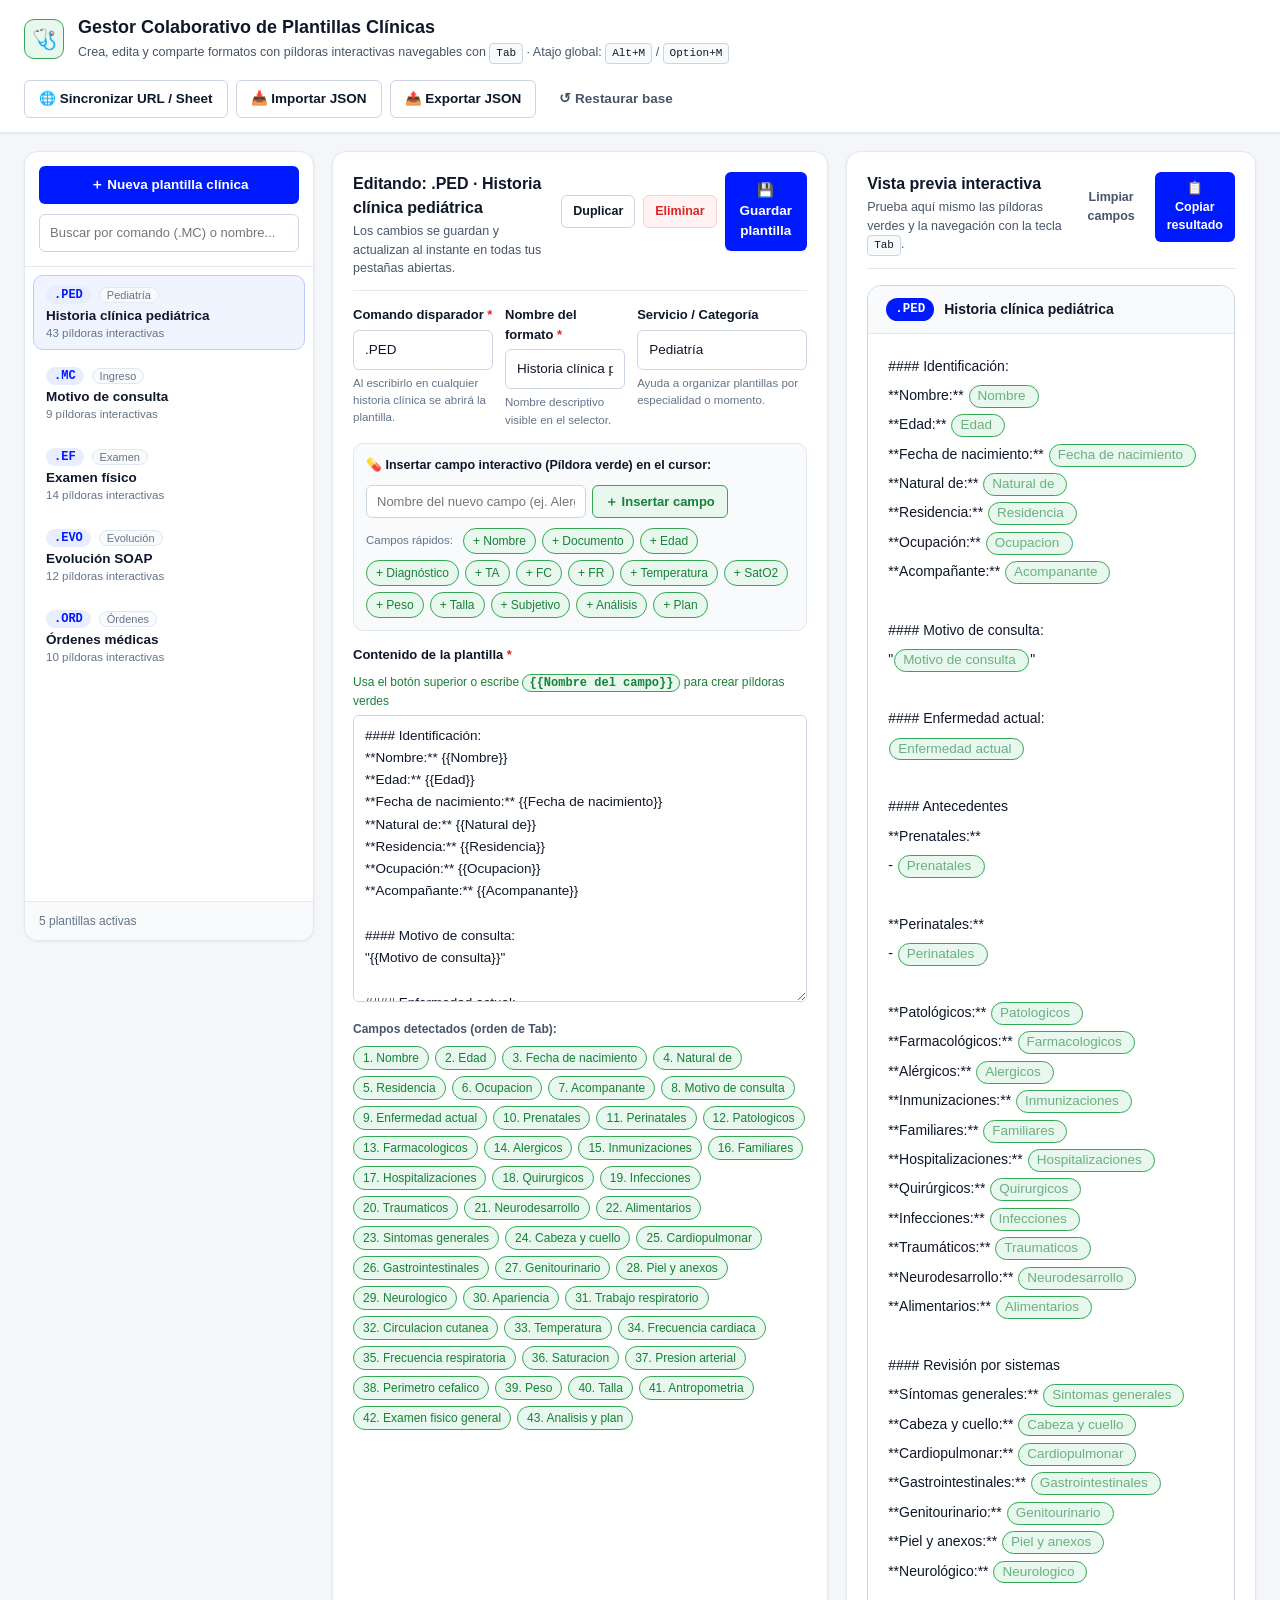
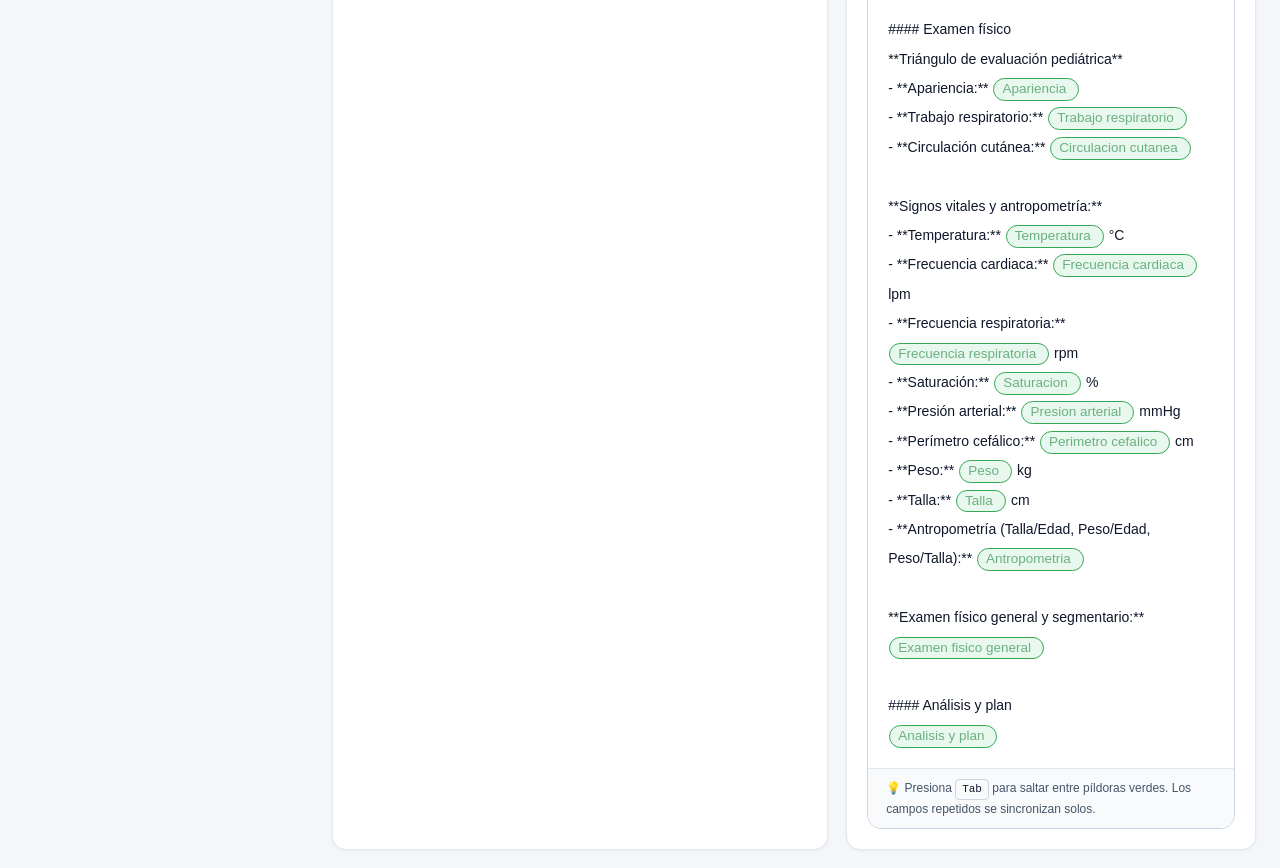
<file: options.html>
<!DOCTYPE html>
<html lang="es">
<head>
  <meta charset="UTF-8" />
  <meta name="viewport" content="width=device-width, initial-scale=1.0" />
  <title>Gestor de Plantillas Clínicas · Historias Clínicas</title>
  <link rel="stylesheet" href="options.css" />
</head>
<body>
  <div class="app-shell">
    <!-- Barra superior -->
    <header class="topbar">
      <div class="brand">
        <div class="brand-icon">🩺</div>
        <div>
          <h1>Gestor Colaborativo de Plantillas Clínicas</h1>
          <p class="subtitle">Crea, edita y comparte formatos con píldoras interactivas navegables con <kbd>Tab</kbd> · Atajo global: <kbd>Alt+M</kbd> / <kbd>Option+M</kbd></p>
        </div>
      </div>
      <div class="topbar-actions">
        <button type="button" id="btnSyncRemote" class="btn btn-secondary" title="Sincronizar desde URL compartida o Google Sheet">
          🌐 Sincronizar URL / Sheet
        </button>
        <button type="button" id="btnImportJson" class="btn btn-secondary" title="Importar paquete de plantillas (.json)">
          📥 Importar JSON
        </button>
        <input type="file" id="fileImportInput" accept=".json,application/json" hidden />
        <button type="button" id="btnExportJson" class="btn btn-secondary" title="Exportar plantillas para compartir con el equipo médico">
          📤 Exportar JSON
        </button>
        <button type="button" id="btnResetDefaults" class="btn btn-ghost" title="Restaurar plantillas originales (.MC, .EF, .EVO, .ORD)">
          ↺ Restaurar base
        </button>
      </div>
    </header>

    <!-- Contenedor principal -->
    <main class="workspace">
      <!-- Columna izquierda: Catálogo de plantillas -->
      <aside class="sidebar">
        <div class="sidebar-header">
          <button type="button" id="btnNewTemplate" class="btn btn-primary btn-block">
            ＋ Nueva plantilla clínica
          </button>
          <div class="search-box">
            <input type="search" id="searchInput" placeholder="Buscar por comando (.MC) o nombre..." autocomplete="off" />
          </div>
        </div>
        <div id="templateList" class="template-list" role="listbox" aria-label="Lista de plantillas"></div>
        <div class="sidebar-footer">
          <span id="templateCount">0 plantillas activas</span>
        </div>
      </aside>

      <!-- Columna central: Editor sin código -->
      <section class="editor-pane">
        <form id="templateForm" autocomplete="off">
          <div class="pane-header">
            <div>
              <h2 id="editorTitle">Editar plantilla</h2>
              <p class="pane-desc">Los cambios se guardan y actualizan al instante en todas tus pestañas abiertas.</p>
            </div>
            <div class="pane-header-actions">
              <button type="button" id="btnDuplicate" class="btn btn-secondary btn-sm" title="Crear una copia de esta plantilla">
                Duplicar
              </button>
              <button type="button" id="btnDelete" class="btn btn-danger btn-sm" title="Eliminar esta plantilla">
                Eliminar
              </button>
              <button type="submit" id="btnSave" class="btn btn-primary">
                💾 Guardar plantilla
              </button>
            </div>
          </div>

          <div class="form-grid">
            <div class="form-group">
              <label for="inputCommand">Comando disparador <span class="req">*</span></label>
              <input type="text" id="inputCommand" required placeholder="Ej: .MC, .ING, .EPIC" maxlength="20" />
              <small class="help-text">Al escribirlo en cualquier historia clínica se abrirá la plantilla.</small>
            </div>

            <div class="form-group">
              <label for="inputLabel">Nombre del formato <span class="req">*</span></label>
              <input type="text" id="inputLabel" required placeholder="Ej: Motivo de consulta, Evolución UCI" maxlength="80" />
              <small class="help-text">Nombre descriptivo visible en el selector.</small>
            </div>

            <div class="form-group">
              <label for="inputCategory">Servicio / Categoría</label>
              <input type="text" id="inputCategory" placeholder="Ej: Ingreso, Evolución, Órdenes, Urgencias" maxlength="40" />
              <small class="help-text">Ayuda a organizar plantillas por especialidad o momento.</small>
            </div>
          </div>

          <!-- Barra visual para insertar Placeholders sin tocar código -->
          <div class="placeholder-builder">
            <div class="builder-header">
              <span class="builder-title">💊 Insertar campo interactivo (Píldora verde) en el cursor:</span>
              <div class="custom-pill-Adder">
                <input type="text" id="customFieldName" placeholder="Nombre del nuevo campo (ej. Alergias)" maxlength="50" />
                <button type="button" id="btnInsertCustomField" class="btn btn-pill-insert">
                  ＋ Insertar campo
                </button>
              </div>
            </div>
            <div class="quick-pills" id="quickPillsBar">
              <span class="quick-label">Campos rápidos:</span>
              <button type="button" class="chip" data-field="Nombre">+ Nombre</button>
              <button type="button" class="chip" data-field="Documento">+ Documento</button>
              <button type="button" class="chip" data-field="Edad">+ Edad</button>
              <button type="button" class="chip" data-field="Diagnóstico">+ Diagnóstico</button>
              <button type="button" class="chip" data-field="TA">+ TA</button>
              <button type="button" class="chip" data-field="FC">+ FC</button>
              <button type="button" class="chip" data-field="FR">+ FR</button>
              <button type="button" class="chip" data-field="Temperatura">+ Temperatura</button>
              <button type="button" class="chip" data-field="SatO2">+ SatO2</button>
              <button type="button" class="chip" data-field="Peso">+ Peso</button>
              <button type="button" class="chip" data-field="Talla">+ Talla</button>
              <button type="button" class="chip" data-field="Subjetivo">+ Subjetivo</button>
              <button type="button" class="chip" data-field="Análisis">+ Análisis</button>
              <button type="button" class="chip" data-field="Plan">+ Plan</button>
            </div>
          </div>

          <div class="form-group body-group">
            <div class="label-row">
              <label for="inputBody">Contenido de la plantilla <span class="req">*</span></label>
              <span class="syntax-tip">Usa el botón superior o escribe <code>{{Nombre del campo}}</code> para crear píldoras verdes</span>
            </div>
            <textarea id="inputBody" rows="12" required placeholder="Escribe aquí el formato de historia clínica..."></textarea>
          </div>

          <div class="detected-vars" id="detectedVarsContainer">
            <span class="vars-label">Campos detectados (orden de Tab):</span>
            <div id="detectedVarsList" class="vars-list"></div>
          </div>
        </form>
      </section>

      <!-- Columna derecha: Simulador en vivo de Píldoras Verdes y navegación Tab -->
      <section class="preview-pane">
        <div class="pane-header">
          <div>
            <h2>Vista previa interactiva</h2>
            <p class="pane-desc">Prueba aquí mismo las píldoras verdes y la navegación con la tecla <kbd>Tab</kbd>.</p>
          </div>
          <div class="pane-header-actions">
            <button type="button" id="btnClearPreview" class="btn btn-ghost btn-sm">Limpiar campos</button>
            <button type="button" id="btnCopyPreview" class="btn btn-primary btn-sm">📋 Copiar resultado</button>
          </div>
        </div>

        <div class="simulator-card">
          <div class="simulator-header">
            <span class="sim-badge" id="simCommandBadge">.MC</span>
            <span class="sim-title" id="simLabelTitle">Motivo de consulta</span>
          </div>
          <div id="simulatorBody" class="simulator-body"></div>
          <div class="simulator-footer">
            <span>💡 Presiona <kbd>Tab</kbd> para saltar entre píldoras verdes. Los campos repetidos se sincronizan solos.</span>
          </div>
        </div>

        <!-- Medidor invisible idéntico al de content.js -->
        <span id="pillMeasure" class="pill measure"></span>
      </section>
    </main>
  </div>

  <!-- Modal para sincronizar con URL remota / Google Sheet publicada -->
  <div id="syncModal" class="modal-backdrop" hidden>
    <div class="modal-card" role="dialog" aria-modal="true" aria-labelledby="syncModalTitle">
      <div class="modal-header">
        <h3 id="syncModalTitle">🌐 Sincronizar plantillas del equipo médico</h3>
        <button type="button" id="btnCloseSyncModal" class="btn-icon" aria-label="Cerrar">✕</button>
      </div>
      <div class="modal-body">
        <p>Conecta un archivo <strong>JSON compartido</strong> (GitHub Gist, servidor institucional, Drive directo) o una <strong>Google Sheet publicada como CSV</strong> para que médicos e internos compartan el mismo catálogo.</p>
        <div class="form-group">
          <label for="inputRemoteUrl">URL del catálogo (JSON o Google Sheets CSV)</label>
          <input type="url" id="inputRemoteUrl" placeholder="https://docs.google.com/spreadsheets/d/.../pub?output=csv o https://.../templates.json" />
          <small class="help-text">
            En Google Sheets: <em>Archivo → Compartir → Publicar en la web → Valores separados por comas (.csv)</em> con columnas: <code>command, label, category, body</code>.
          </small>
        </div>
        <div class="form-group">
          <label class="checkbox-label">
            <input type="checkbox" id="checkMergeRemote" checked />
            <span>Combinar con mis plantillas locales (actualizar existentes y agregar nuevas sin borrar las mías)</span>
          </label>
        </div>
      </div>
      <div class="modal-footer">
        <button type="button" id="btnCancelSync" class="btn btn-secondary">Cancelar</button>
        <button type="button" id="btnConfirmSync" class="btn btn-primary">Sincronizar ahora</button>
      </div>
    </div>
  </div>

  <div id="toastContainer" class="toast-container" aria-live="polite"></div>
  <script src="options.js"></script>
</body>
</html>
</file>
<file: options.css>
:root {
  --bg-app: #f4f6f9;
  --bg-surface: #ffffff;
  --bg-subtle: #f8fafc;
  --text-primary: #0f172a;
  --text-secondary: #475569;
  --text-muted: #64748b;
  --border: #e2e8f0;
  --border-strong: #cbd5e1;
  --primary: #001aff;
  --primary-hover: #0014cc;
  --pill-fg: #188038;
  --pill-bg: #e8f8ee;
  --pill-border: #34a853;
  --danger: #dc2626;
  --danger-bg: #fef2f2;
  --radius-sm: 6px;
  --radius-md: 10px;
  --radius-lg: 14px;
  --shadow-sm: 0 1px 3px rgba(15, 23, 42, 0.06);
  --shadow-md: 0 8px 24px rgba(15, 23, 42, 0.08);
}

* {
  box-sizing: border-box;
}

body {
  margin: 0;
  background: var(--bg-app);
  color: var(--text-primary);
  font-family: -apple-system, BlinkMacSystemFont, "Segoe UI", Roboto, Helvetica, Arial, sans-serif;
  font-size: 14px;
  line-height: 1.5;
}

.app-shell {
  display: flex;
  flex-direction: column;
  min-height: 100vh;
}

/* Barra superior */
.topbar {
  display: flex;
  align-items: center;
  justify-content: space-between;
  flex-wrap: wrap;
  gap: 16px;
  padding: 14px 24px;
  background: var(--bg-surface);
  border-bottom: 1px solid var(--border);
  box-shadow: var(--shadow-sm);
}

.brand {
  display: flex;
  align-items: center;
  gap: 14px;
}

.brand-icon {
  width: 40px;
  height: 40px;
  border-radius: 10px;
  background: var(--pill-bg);
  border: 1px solid var(--pill-border);
  display: flex;
  align-items: center;
  justify-content: center;
  font-size: 20px;
}

.brand h1 {
  margin: 0;
  font-size: 18px;
  font-weight: 700;
  color: var(--text-primary);
}

.subtitle {
  margin: 2px 0 0;
  font-size: 12.5px;
  color: var(--text-secondary);
}

kbd {
  display: inline-block;
  padding: 1px 6px;
  font-size: 11px;
  font-family: ui-monospace, SFMono-Regular, Menlo, Monaco, Consolas, monospace;
  color: var(--text-primary);
  background: var(--bg-subtle);
  border: 1px solid var(--border-strong);
  border-radius: 4px;
}

.topbar-actions {
  display: flex;
  align-items: center;
  gap: 8px;
  flex-wrap: wrap;
}

/* Botones */
.btn {
  display: inline-flex;
  align-items: center;
  justify-content: center;
  gap: 6px;
  padding: 8px 14px;
  font: inherit;
  font-size: 13.5px;
  font-weight: 600;
  border-radius: var(--radius-sm);
  border: 1px solid transparent;
  cursor: pointer;
  transition: background 0.15s ease, border-color 0.15s ease, color 0.15s ease;
}

.btn-sm {
  padding: 6px 11px;
  font-size: 12.5px;
}

.btn-block {
  width: 100%;
}

.btn-primary {
  background: var(--primary);
  color: #fff;
}

.btn-primary:hover {
  background: var(--primary-hover);
}

.btn-secondary {
  background: #fff;
  color: var(--text-primary);
  border-color: var(--border-strong);
}

.btn-secondary:hover {
  background: var(--bg-subtle);
}

.btn-ghost {
  background: transparent;
  color: var(--text-secondary);
  border-color: transparent;
}

.btn-ghost:hover {
  background: var(--bg-subtle);
  color: var(--text-primary);
}

.btn-danger {
  background: var(--danger-bg);
  color: var(--danger);
  border-color: #fecaca;
}

.btn-danger:hover {
  background: #fee2e2;
}

.btn-pill-insert {
  background: var(--pill-bg);
  color: var(--pill-fg);
  border: 1px solid var(--pill-border);
  padding: 6px 12px;
  font-size: 13px;
}

.btn-pill-insert:hover {
  background: #d3f3df;
}

/* Layout de 3 columnas */
.workspace {
  flex: 1;
  display: grid;
  grid-template-columns: 290px minmax(420px, 1.15fr) minmax(360px, 0.95fr);
  gap: 18px;
  padding: 18px 24px;
  max-width: 1680px;
  width: 100%;
  margin: 0 auto;
}

@media (max-width: 1200px) {
  .workspace {
    grid-template-columns: 260px 1fr;
  }
  .preview-pane {
    grid-column: 1 / -1;
  }
}

@media (max-width: 820px) {
  .workspace {
    grid-template-columns: 1fr;
  }
}

/* Sidebar */
.sidebar {
  background: var(--bg-surface);
  border: 1px solid var(--border);
  border-radius: var(--radius-lg);
  display: flex;
  flex-direction: column;
  overflow: hidden;
  box-shadow: var(--shadow-sm);
  max-height: calc(100vh - 110px);
}

.sidebar-header {
  padding: 14px;
  border-bottom: 1px solid var(--border);
  display: flex;
  flex-direction: column;
  gap: 10px;
}

.search-box input {
  width: 100%;
  padding: 8px 10px;
  border: 1px solid var(--border-strong);
  border-radius: var(--radius-sm);
  font: inherit;
  font-size: 13px;
}

.template-list {
  flex: 1;
  overflow-y: auto;
  padding: 8px;
  display: flex;
  flex-direction: column;
  gap: 6px;
}

.template-item {
  display: flex;
  flex-direction: column;
  gap: 4px;
  padding: 10px 12px;
  border-radius: var(--radius-md);
  border: 1px solid transparent;
  cursor: pointer;
  background: transparent;
  text-align: left;
  transition: background 0.12s ease, border-color 0.12s ease;
}

.template-item:hover {
  background: var(--bg-subtle);
}

.template-item.active {
  background: #eff4ff;
  border-color: #b9ccff;
}

.template-item-top {
  display: flex;
  align-items: center;
  justify-content: space-between;
  gap: 8px;
}

.cmd-badge {
  display: inline-block;
  padding: 2px 8px;
  font-family: ui-monospace, SFMono-Regular, Menlo, monospace;
  font-size: 12px;
  font-weight: 700;
  color: var(--primary);
  background: #e8eeff;
  border-radius: 999px;
}

.cat-tag {
  font-size: 11px;
  color: var(--text-muted);
  background: var(--bg-subtle);
  padding: 1px 7px;
  border-radius: 999px;
  border: 1px solid var(--border);
}

.template-item-label {
  font-weight: 600;
  font-size: 13.5px;
  color: var(--text-primary);
}

.template-item-meta {
  font-size: 11.5px;
  color: var(--text-muted);
}

.sidebar-footer {
  padding: 10px 14px;
  border-top: 1px solid var(--border);
  font-size: 12px;
  color: var(--text-muted);
  background: var(--bg-subtle);
}

/* Paneles central y derecho */
.editor-pane,
.preview-pane {
  background: var(--bg-surface);
  border: 1px solid var(--border);
  border-radius: var(--radius-lg);
  padding: 20px;
  box-shadow: var(--shadow-sm);
  display: flex;
  flex-direction: column;
  gap: 16px;
}

.pane-header {
  display: flex;
  align-items: flex-start;
  justify-content: space-between;
  gap: 12px;
  padding-bottom: 12px;
  border-bottom: 1px solid var(--border);
}

.pane-header h2 {
  margin: 0;
  font-size: 16px;
  font-weight: 700;
}

.pane-desc {
  margin: 2px 0 0;
  font-size: 12.5px;
  color: var(--text-secondary);
}

.pane-header-actions {
  display: flex;
  align-items: center;
  gap: 8px;
}

/* Formulario */
#templateForm {
  display: flex;
  flex-direction: column;
  gap: 14px;
}

.form-grid {
  display: grid;
  grid-template-columns: 140px 1fr 170px;
  gap: 12px;
}

@media (max-width: 640px) {
  .form-grid {
    grid-template-columns: 1fr;
  }
}

.form-group {
  display: flex;
  flex-direction: column;
  gap: 5px;
}

.form-group label {
  font-size: 13px;
  font-weight: 600;
  color: var(--text-primary);
}

.req {
  color: var(--danger);
}

.form-group input[type="text"],
.form-group input[type="url"],
.form-group textarea {
  width: 100%;
  padding: 9px 11px;
  font: inherit;
  font-size: 13.5px;
  color: var(--text-primary);
  background: #fff;
  border: 1px solid var(--border-strong);
  border-radius: var(--radius-sm);
}

.form-group textarea {
  font-family: -apple-system, BlinkMacSystemFont, "Segoe UI", Roboto, sans-serif;
  line-height: 1.65;
  resize: vertical;
  min-height: 220px;
}

.form-group input:focus,
.form-group textarea:focus {
  outline: 2px solid var(--primary);
  outline-offset: 1px;
}

.help-text {
  font-size: 11.5px;
  color: var(--text-muted);
}

.label-row {
  display: flex;
  align-items: center;
  justify-content: space-between;
  flex-wrap: wrap;
  gap: 8px;
}

.syntax-tip {
  font-size: 12px;
  color: var(--pill-fg);
}

.syntax-tip code {
  background: var(--pill-bg);
  border: 1px solid var(--pill-border);
  padding: 1px 6px;
  border-radius: 999px;
  font-weight: 600;
}

/* Constructor de Placeholders */
.placeholder-builder {
  background: var(--bg-subtle);
  border: 1px solid var(--border);
  border-radius: var(--radius-md);
  padding: 12px;
  display: flex;
  flex-direction: column;
  gap: 10px;
}

.builder-header {
  display: flex;
  align-items: center;
  justify-content: space-between;
  flex-wrap: wrap;
  gap: 10px;
}

.builder-title {
  font-size: 12.5px;
  font-weight: 600;
  color: var(--text-primary);
}

.custom-pill-Adder {
  display: flex;
  align-items: center;
  gap: 6px;
}

.custom-pill-Adder input {
  padding: 6px 10px;
  border: 1px solid var(--border-strong);
  border-radius: var(--radius-sm);
  font: inherit;
  font-size: 13px;
  width: 220px;
}

.quick-pills {
  display: flex;
  align-items: center;
  flex-wrap: wrap;
  gap: 6px;
}

.quick-label {
  font-size: 11.5px;
  color: var(--text-muted);
  margin-right: 4px;
}

.chip {
  padding: 3px 9px;
  font: inherit;
  font-size: 12px;
  font-weight: 500;
  color: var(--pill-fg);
  background: var(--pill-bg);
  border: 1px solid var(--pill-border);
  border-radius: 999px;
  cursor: pointer;
  transition: transform 0.1s ease, background 0.12s ease;
}

.chip:hover {
  background: #d3f3df;
  transform: translateY(-1px);
}

/* Variables detectadas */
.detected-vars {
  display: flex;
  align-items: center;
  flex-wrap: wrap;
  gap: 8px;
  padding-top: 4px;
}

.vars-label {
  font-size: 12px;
  font-weight: 600;
  color: var(--text-secondary);
}

.vars-list {
  display: flex;
  align-items: center;
  flex-wrap: wrap;
  gap: 6px;
}

.var-badge {
  display: inline-flex;
  align-items: center;
  gap: 4px;
  padding: 2px 9px;
  font-size: 12px;
  color: var(--pill-fg);
  background: var(--pill-bg);
  border: 1px solid var(--pill-border);
  border-radius: 999px;
}

.var-badge small {
  font-weight: 700;
  opacity: 0.8;
}

/* Simulador en vivo (Píldoras Verdes idénticas a content.js) */
.simulator-card {
  border: 1px solid var(--border-strong);
  border-radius: var(--radius-lg);
  background: #fff;
  display: flex;
  flex-direction: column;
  overflow: hidden;
  flex: 1;
}

.simulator-header {
  padding: 12px 18px;
  background: var(--bg-subtle);
  border-bottom: 1px solid var(--border);
  display: flex;
  align-items: center;
  gap: 10px;
}

.sim-badge {
  padding: 2px 9px;
  font-family: ui-monospace, SFMono-Regular, Menlo, monospace;
  font-size: 12.5px;
  font-weight: 700;
  color: #fff;
  background: var(--primary);
  border-radius: 999px;
}

.sim-title {
  font-weight: 600;
  font-size: 14px;
  color: var(--text-primary);
}

.simulator-body {
  padding: 18px 20px;
  font-size: 14px;
  line-height: 2.1;
  white-space: pre-wrap;
  overflow-wrap: break-word;
  flex: 1;
  overflow-y: auto;
}

/* Píldoras verdes exactas de la extensión */
.pill {
  box-sizing: border-box;
  max-width: 100%;
  margin: 0 1px;
  padding: 1px 8px;
  font: inherit;
  font-size: 13.5px;
  line-height: 1.4;
  vertical-align: baseline;
  color: #188038;
  background: #e8f8ee;
  border: 1px solid #34a853;
  border-radius: 999px;
  outline: none;
}

.pill::placeholder {
  color: #188038;
  opacity: 0.6;
}

.pill:focus {
  box-shadow: 0 0 0 3px rgba(52, 168, 83, 0.28);
}

.measure {
  position: absolute;
  left: -9999px;
  top: 0;
  visibility: hidden;
  white-space: pre;
}

.simulator-footer {
  padding: 10px 18px;
  background: var(--bg-subtle);
  border-top: 1px solid var(--border);
  font-size: 12px;
  color: var(--text-secondary);
}

/* Modal de sincronización */
.modal-backdrop {
  position: fixed;
  inset: 0;
  background: rgba(15, 23, 42, 0.45);
  display: flex;
  align-items: center;
  justify-content: center;
  z-index: 1000;
  padding: 16px;
}

.modal-backdrop[hidden] {
  display: none;
}

.modal-card {
  background: #fff;
  border-radius: var(--radius-lg);
  width: min(540px, 100%);
  box-shadow: var(--shadow-md);
  overflow: hidden;
}

.modal-header {
  display: flex;
  align-items: center;
  justify-content: space-between;
  padding: 16px 20px;
  border-bottom: 1px solid var(--border);
}

.modal-header h3 {
  margin: 0;
  font-size: 16px;
}

.btn-icon {
  background: transparent;
  border: none;
  font-size: 16px;
  cursor: pointer;
  color: var(--text-secondary);
}

.modal-body {
  padding: 18px 20px;
  display: flex;
  flex-direction: column;
  gap: 14px;
}

.modal-body p {
  margin: 0;
  font-size: 13.5px;
  color: var(--text-secondary);
}

.checkbox-label {
  display: flex;
  align-items: center;
  gap: 8px;
  font-weight: 500;
  cursor: pointer;
}

.modal-footer {
  padding: 14px 20px;
  background: var(--bg-subtle);
  border-top: 1px solid var(--border);
  display: flex;
  justify-content: flex-end;
  gap: 8px;
}

/* Avisos flotantes */
.toast-container {
  position: fixed;
  bottom: 24px;
  right: 24px;
  z-index: 2000;
  display: flex;
  flex-direction: column;
  gap: 8px;
}

.toast-msg {
  padding: 10px 16px;
  border-radius: var(--radius-md);
  background: #0f172a;
  color: #fff;
  font-size: 13.5px;
  font-weight: 500;
  box-shadow: var(--shadow-md);
}
</file>
